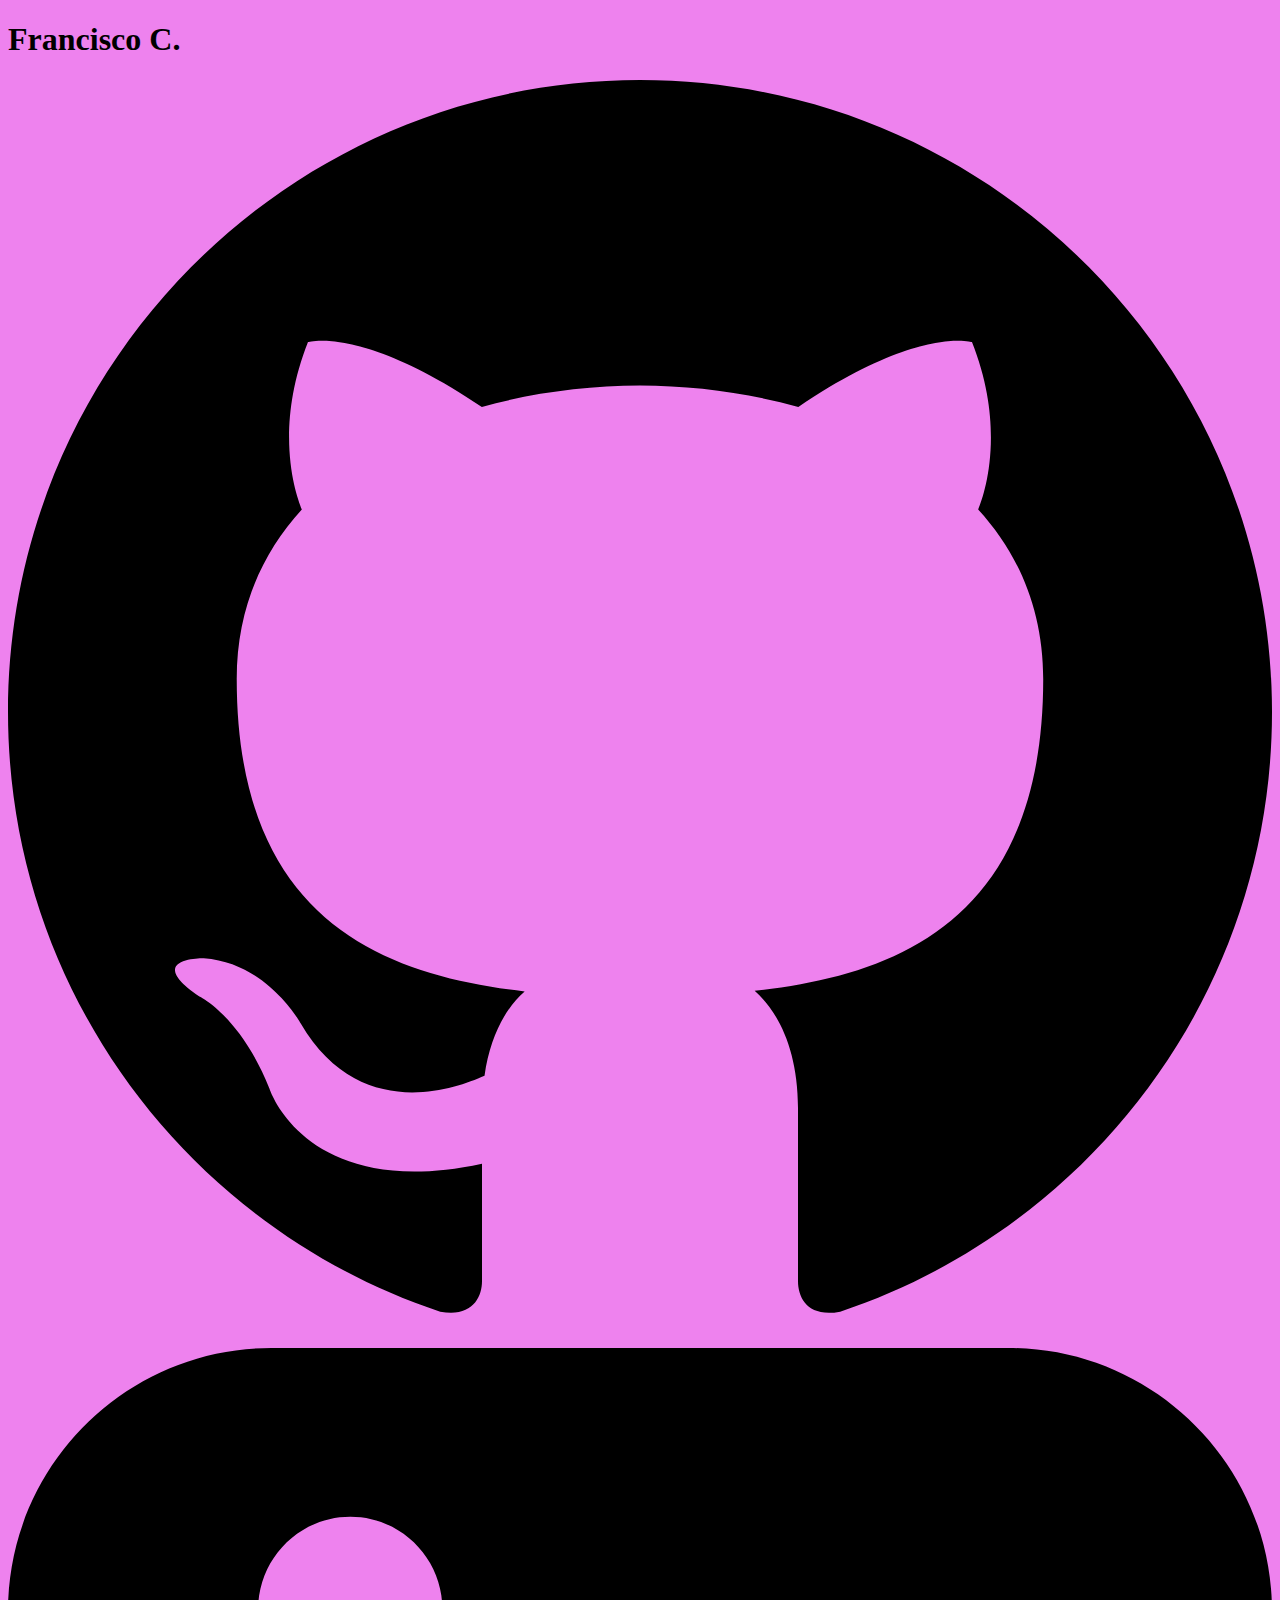
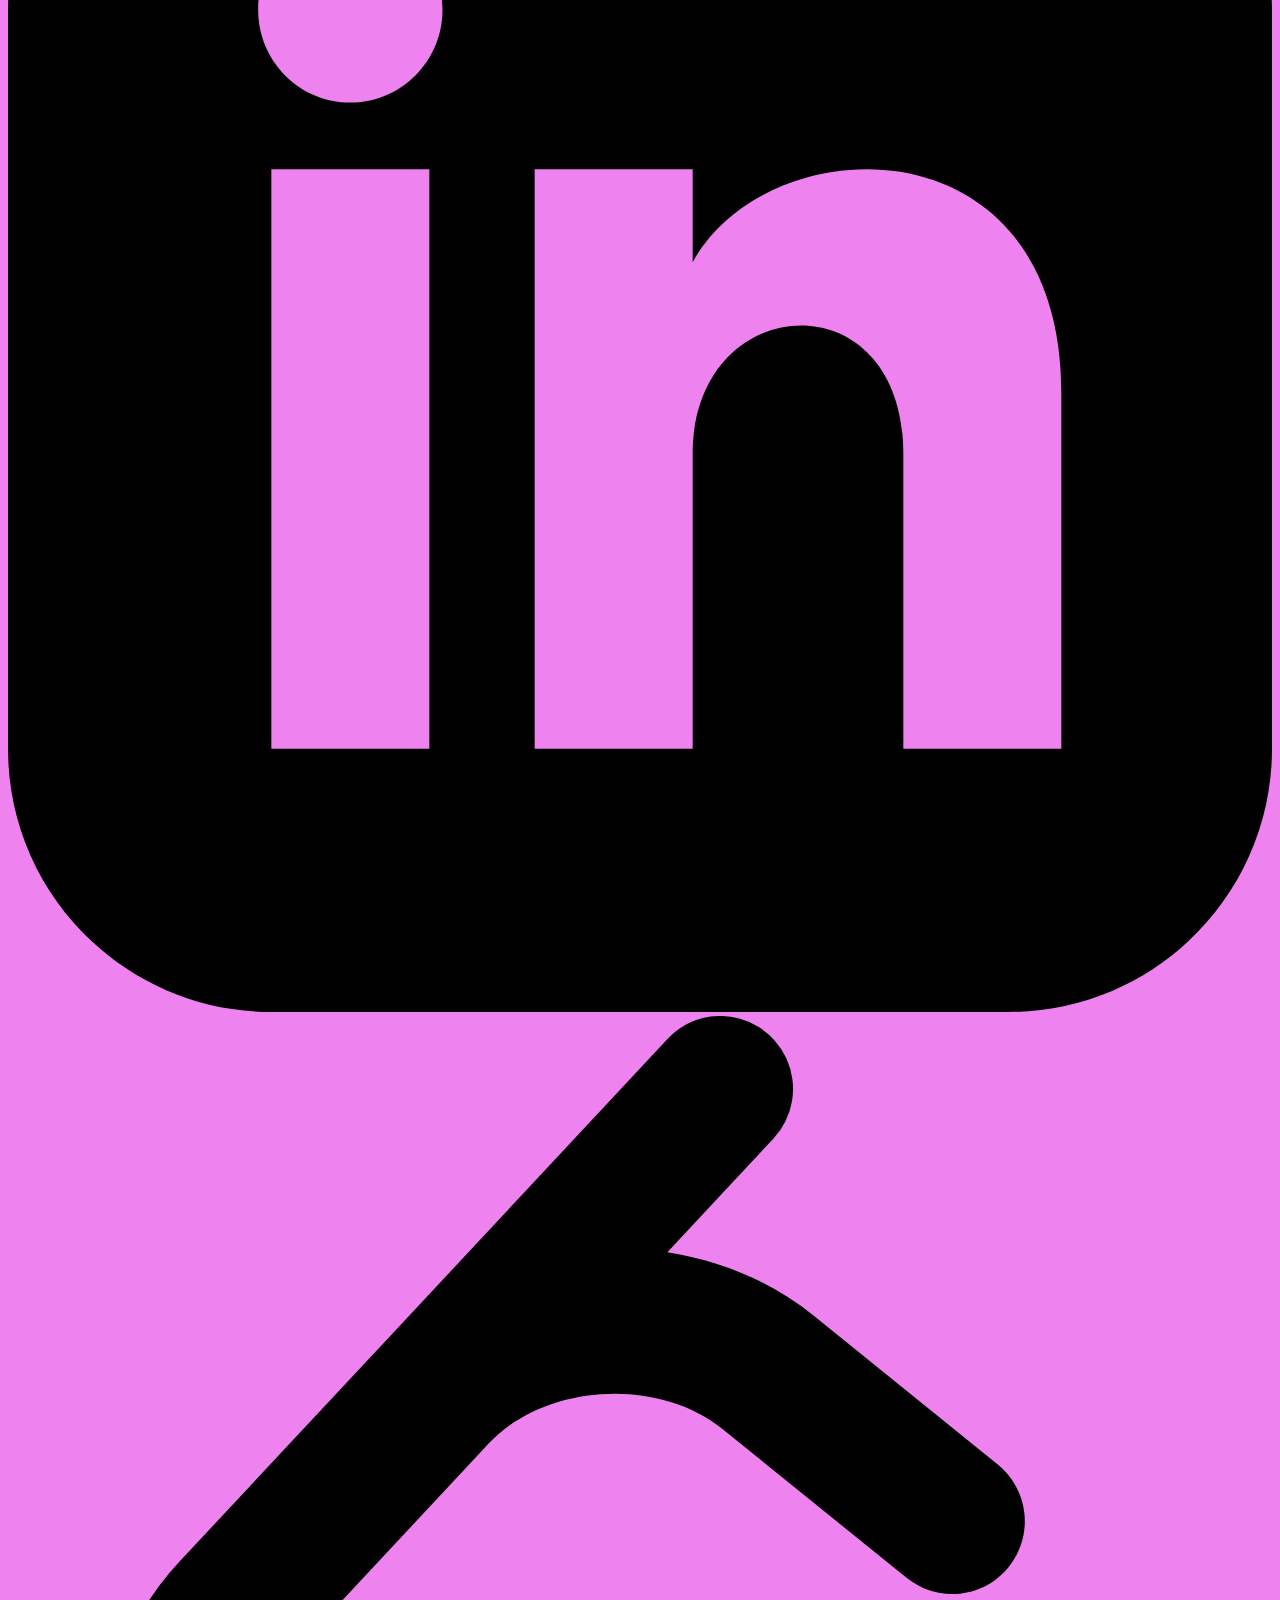
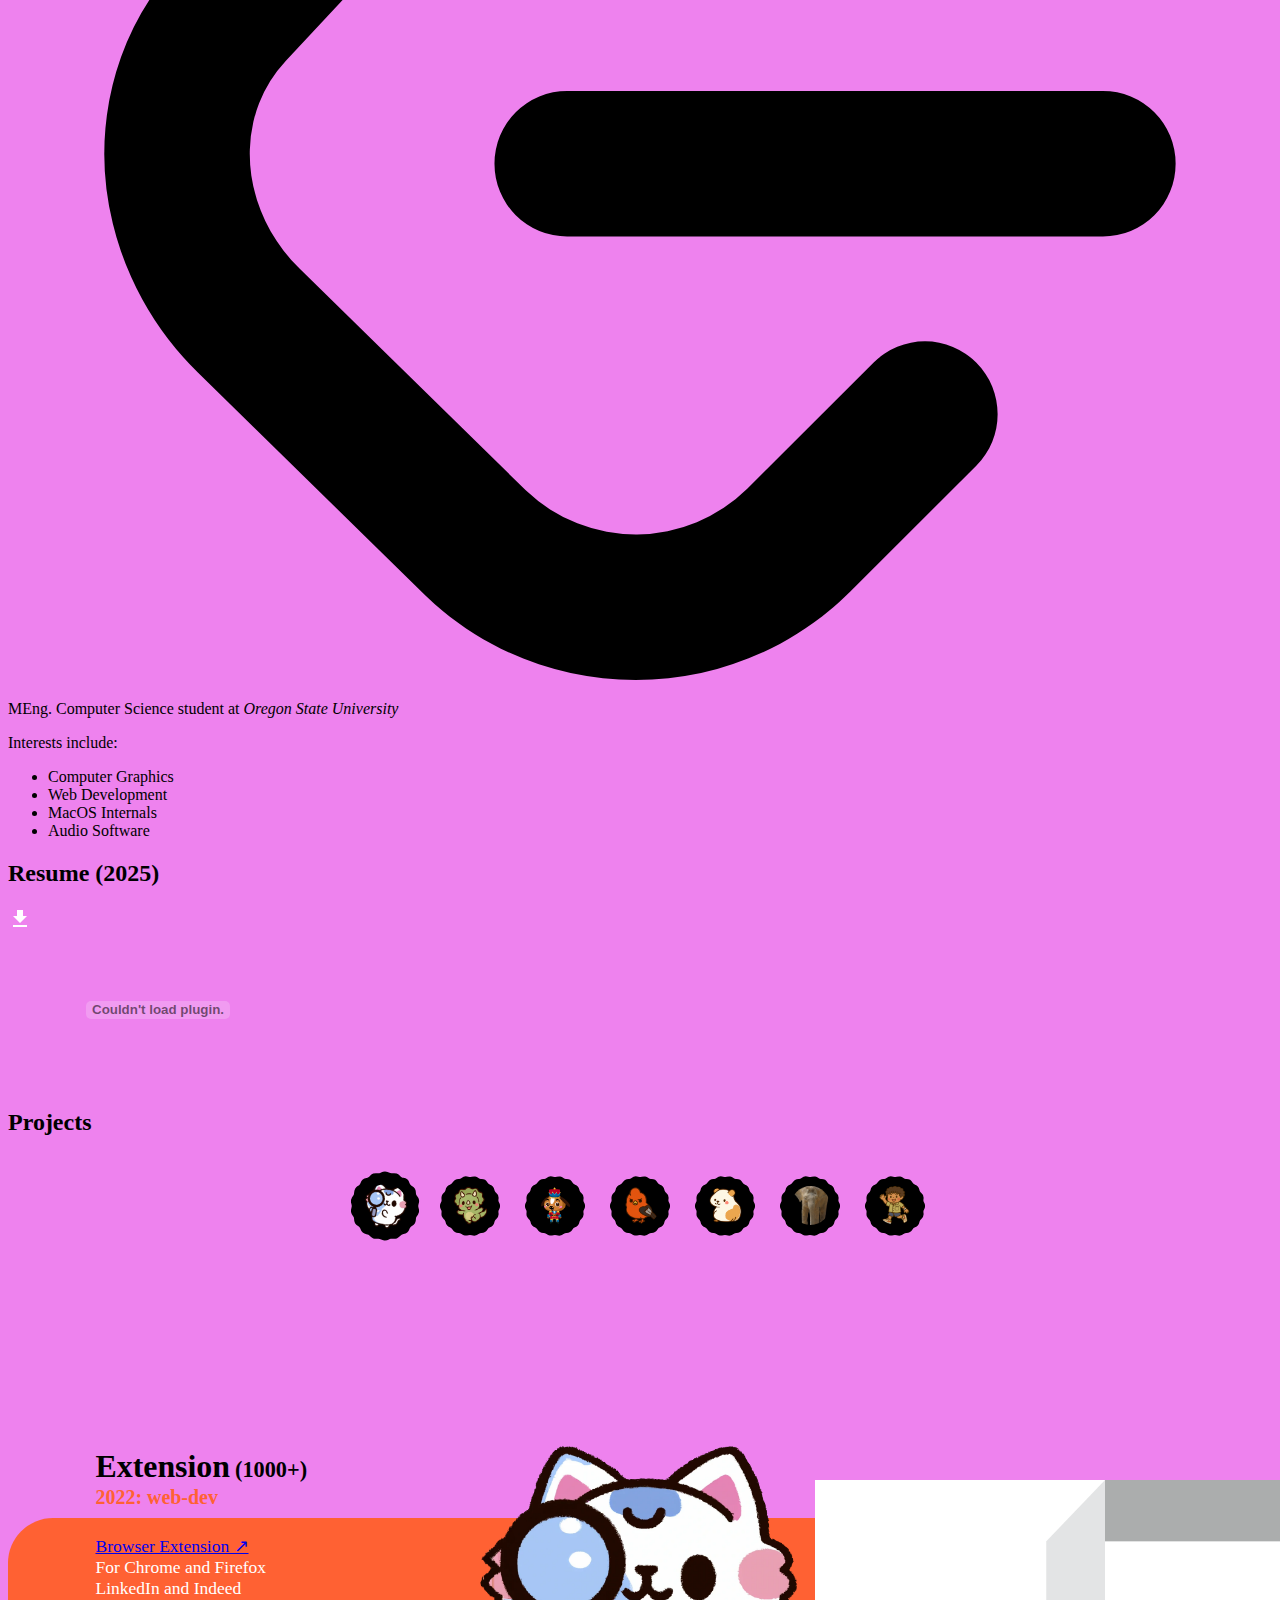
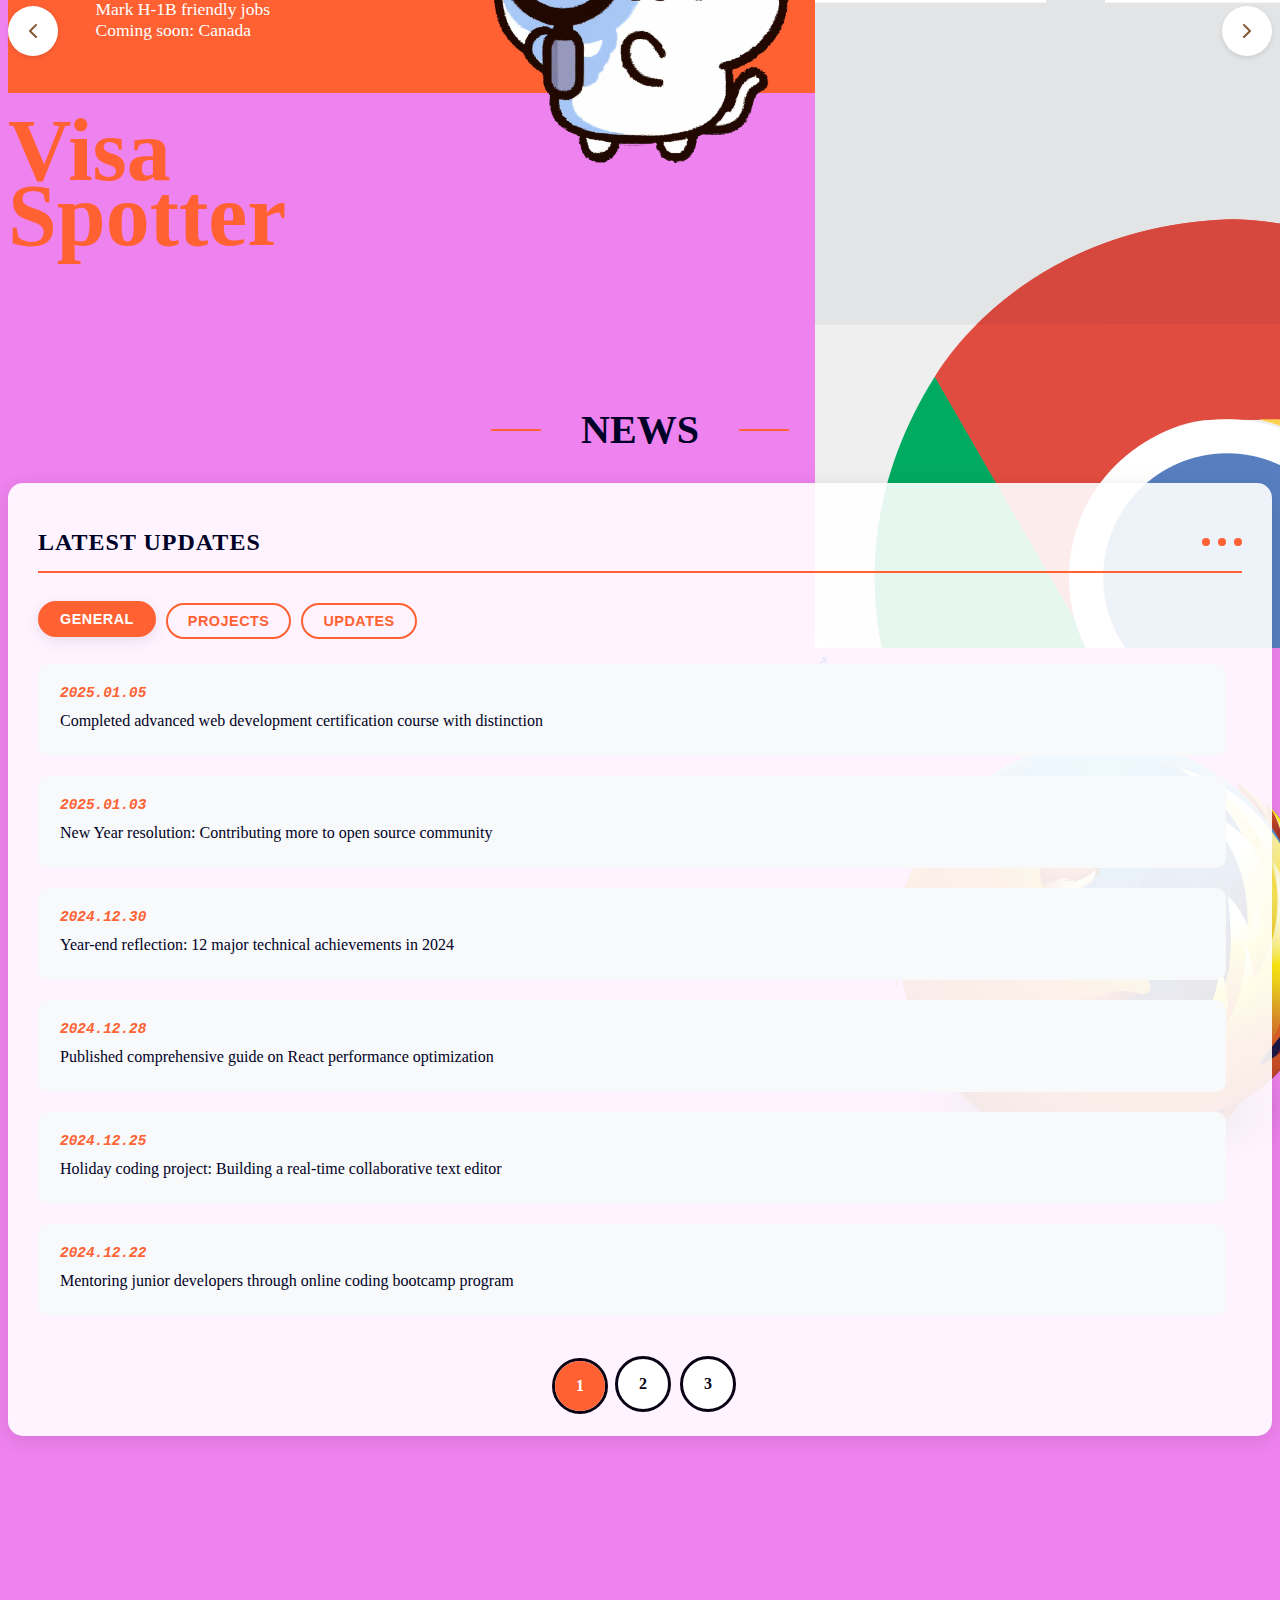
<file: index.html>
<!doctype html>
<html lang="en">
  <head>
    <meta charset="UTF-8" />
    <meta
      name="viewport"
      content="width=device-width, initial-scale=1.0, maximum-scale=1.0, user-scalable=no, viewport-fit=cover"
    />
    <link rel="icon" type="image/png" href="favicon.png"/>
    <link rel="shortcut icon" href="favicon.ico"/>
    <link rel="apple-touch-icon-precomposed" sizes="180x180" href="favicon.png"/>
    <meta name="color-scheme" content="light" />
    <meta name="description" content="Portfolio site for Francisco C." />
    <title>Francisco C.</title>
    <link rel="stylesheet" href="css/style.css" />
    <link rel="stylesheet" href="css/swiper.css" />
    <link rel="stylesheet" href="css/navbar.css" />
    <link rel="stylesheet" href="css/news.css"/>
  </head>
  <body>
    <div class="main">
      <div id="introduction">
        <h1>Francisco C.</h1>
        <div id="socials">
          <a
            href="https://github.com/grabbiel"
            target="_blank"
            class="social-icon"
            aria-label="GitHub"
          >
            <svg xmlns="http://www.w3.org/2000/svg" viewBox="0 0 24 24">
              <path
                d="M12 0c-6.626 0-12 5.373-12 12 0 5.302 3.438 9.8 8.207 11.387.599.111.793-.261.793-.577v-2.234c-3.338.726-4.033-1.416-4.033-1.416-.546-1.387-1.333-1.756-1.333-1.756-1.089-.745.083-.729.083-.729 1.205.084 1.839 1.237 1.839 1.237 1.07 1.834 2.807 1.304 3.492.997.107-.775.418-1.305.762-1.604-2.665-.305-5.467-1.334-5.467-5.931 0-1.311.469-2.381 1.236-3.221-.124-.303-.535-1.524.117-3.176 0 0 1.008-.322 3.301 1.23.957-.266 1.983-.399 3.003-.404 1.02.005 2.047.138 3.006.404 2.291-1.552 3.297-1.23 3.297-1.23.653 1.653.242 2.874.118 3.176.77.84 1.235 1.911 1.235 3.221 0 4.609-2.807 5.624-5.479 5.921.43.372.823 1.102.823 2.222v3.293c0 .319.192.694.801.576 4.765-1.589 8.199-6.086 8.199-11.386 0-6.627-5.373-12-12-12z"
              />
            </svg>
          </a>
          <a
            href="https://www.linkedin.com/in/grabbiel/"
            target="_blank"
            class="social-icon"
            aria-label="LinkedIn"
          >
            <svg xmlns="http://www.w3.org/2000/svg" viewBox="0 0 24 24">
              <path
                d="M19 0h-14c-2.761 0-5 2.239-5 5v14c0 2.761 2.239 5 5 5h14c2.762 0 5-2.239 5-5v-14c0-2.761-2.238-5-5-5zm-11 19h-3v-11h3v11zm-1.5-12.268c-.966 0-1.75-.79-1.75-1.764s.784-1.764 1.75-1.764 1.75.79 1.75 1.764-.783 1.764-1.75 1.764zm13.5 12.268h-3v-5.604c0-3.368-4-3.113-4 0v5.604h-3v-11h3v1.765c1.396-2.586 7-2.777 7 2.476v6.759z"
              />
            </svg>
          </a>
          <a
            href="https://leetcode.com/u/grabbiel/"
            target="_blank"
            class="social-icon"
            aria-label="Leetcode"
          >
            <svg viewBox="0 0 24 24" xmlns="http://www.w3.org/2000/svg">
              <path
                d="M13.483 0a1.374 1.374 0 0 0-.961.438L7.116 6.226l-3.854 4.126a5.266 5.266 0 0 0-1.209 2.104 5.35 5.35 0 0 0-.125.513 5.527 5.527 0 0 0 .062 2.362 5.83 5.83 0 0 0 .349 1.017 5.938 5.938 0 0 0 1.271 1.818l4.277 4.193.039.038c2.248 2.165 5.852 2.133 8.063-.074l2.396-2.392c.54-.54.54-1.414.003-1.955a1.378 1.378 0 0 0-1.951-.003l-2.396 2.392a3.021 3.021 0 0 1-4.205.038l-.02-.019-4.276-4.193c-.652-.64-.972-1.469-.948-2.263a2.68 2.68 0 0 1 .066-.523 2.545 2.545 0 0 1 .619-1.164L9.13 8.114c1.058-1.134 3.204-1.27 4.43-.278l3.501 2.831c.593.48 1.461.387 1.94-.207a1.384 1.384 0 0 0-.207-1.943l-3.5-2.831c-.8-.647-1.766-1.045-2.774-1.202l2.015-2.158A1.384 1.384 0 0 0 13.483 0zm-2.866 12.815a1.38 1.38 0 0 0-1.38 1.382 1.38 1.38 0 0 0 1.38 1.382H20.79a1.38 1.38 0 0 0 1.38-1.382 1.38 1.38 0 0 0-1.38-1.382z"
              />
            </svg>
          </a>
        </div>
        <p>MEng. Computer Science student at <i>Oregon State University</i></p>
        <p>Interests include:</p>
        <ul>
          <li>Computer Graphics</li>
          <li>Web Development</li>
          <li>MacOS Internals</li>
          <li>Audio Software</li>
        </ul>
      </div>
      <div id="resume">
        <div id="resume-title">
          <h2>Resume (2025)</h2>
          <div id="resume-download">
            <svg
              xmlns="http://www.w3.org/2000/svg"
              width="24"
              height="24"
              viewBox="0 0 24 24"
              fill="white"
            >
              <path d="M19 9h-4V3H9v6H5l7 7 7-7zM5 18v2h14v-2H5z" />
            </svg>
          </div>
        </div>
        <object data="cv/resume.pdf" type="application/pdf"></object>
      </div>

      <h2 id="project-title">Projects</h2>
      <nav class="character-navbar">
        <ul>
          <li class="navbar-item active" data-slide="0">
            <div class="navbar-icon">
              <svg  
                xmlns="http://www.w3.org/2000/svg" 
                width="80" 
                height="79.06" 
                viewBox="0 0 80 79.06" 
                class="navbar-frame"
              >
                <path 
                  class="frame-path" 
                  transform="translate(-1080 -4402.47)" 
                  d="M1125.73,4481.52a13.59,13.59,0,0,1-3.42-.56,6.563,6.563,0,0,0-4.62,0,10.957,10.957,0,0,1-4.63.45,11.086,11.086,0,0,1-4.3-2.04,10.073,10.073,0,0,0-1.94-1.14,10.343,10.343,0,0,0-2.28-.39,8.806,8.806,0,0,1-7.86-4.56,9.752,9.752,0,0,0-1.45-1.75,10.164,10.164,0,0,0-1.98-1.14,8.837,8.837,0,0,1-5.85-6.95,9.88,9.88,0,0,0-.77-2.17,10.091,10.091,0,0,0-1.47-1.72,11.109,11.109,0,0,1-2.76-3.86,10.96,10.96,0,0,1-.36-4.67,10.68,10.68,0,0,0,.01-2.33,9.646,9.646,0,0,0-.78-2.09,8.966,8.966,0,0,1,0-9.2,9.646,9.646,0,0,0,.78-2.09,10.68,10.68,0,0,0-.01-2.33,10.96,10.96,0,0,1,.36-4.67,11.109,11.109,0,0,1,2.76-3.86,10.091,10.091,0,0,0,1.47-1.72,10.4,10.4,0,0,0,.78-2.17,8.8,8.8,0,0,1,5.84-6.95,10.164,10.164,0,0,0,1.98-1.14,9.762,9.762,0,0,0,1.46-1.75,10.912,10.912,0,0,1,3.3-3.38,11.107,11.107,0,0,1,4.55-1.18,9.693,9.693,0,0,0,2.28-.39,10.512,10.512,0,0,0,1.94-1.13,8.8,8.8,0,0,1,8.93-1.6,6.562,6.562,0,0,0,4.62,0,10.8,10.8,0,0,1,4.63-.45,10.959,10.959,0,0,1,4.3,2.05,10.512,10.512,0,0,0,1.94,1.13,9.7,9.7,0,0,0,2.27.39,8.776,8.776,0,0,1,7.86,4.56,10.238,10.238,0,0,0,1.46,1.76,10.715,10.715,0,0,0,1.98,1.13,8.8,8.8,0,0,1,5.84,6.95,10.4,10.4,0,0,0,.78,2.17,10.091,10.091,0,0,0,1.47,1.72,8.784,8.784,0,0,1,3.12,8.54,10.591,10.591,0,0,0-.01,2.32,9.646,9.646,0,0,0,.78,2.09,8.966,8.966,0,0,1,0,9.2,9.646,9.646,0,0,0-.78,2.09,10.68,10.68,0,0,0,.01,2.33,8.777,8.777,0,0,1-3.12,8.53,9.751,9.751,0,0,0-1.47,1.73,10.086,10.086,0,0,0-.78,2.16,8.8,8.8,0,0,1-5.84,6.95,6.5,6.5,0,0,0-3.44,2.89,10.912,10.912,0,0,1-3.3,3.38,11.11,11.11,0,0,1-4.56,1.18,10.245,10.245,0,0,0-2.27.39,9.783,9.783,0,0,0-1.94,1.14,11.086,11.086,0,0,1-4.3,2.04A6.261,6.261,0,0,1,1125.73,4481.52Z"></path>
              </svg>
              <img
                src="/assets/img/projects/0main.png"
                alt="Project 1"
                class="navbar-img"
              />
            </div>
          </li>
          <li class="navbar-item" data-slide="1">
            <div class="navbar-icon">
              <svg  
                xmlns="http://www.w3.org/2000/svg" 
                width="80" 
                height="79.06" 
                viewBox="0 0 80 79.06" 
                class="navbar-frame"
              >
                <path 
                  class="frame-path" 
                  transform="translate(-1080 -4402.47)" 
                  d="M1125.73,4481.52a13.59,13.59,0,0,1-3.42-.56,6.563,6.563,0,0,0-4.62,0,10.957,10.957,0,0,1-4.63.45,11.086,11.086,0,0,1-4.3-2.04,10.073,10.073,0,0,0-1.94-1.14,10.343,10.343,0,0,0-2.28-.39,8.806,8.806,0,0,1-7.86-4.56,9.752,9.752,0,0,0-1.45-1.75,10.164,10.164,0,0,0-1.98-1.14,8.837,8.837,0,0,1-5.85-6.95,9.88,9.88,0,0,0-.77-2.17,10.091,10.091,0,0,0-1.47-1.72,11.109,11.109,0,0,1-2.76-3.86,10.96,10.96,0,0,1-.36-4.67,10.68,10.68,0,0,0,.01-2.33,9.646,9.646,0,0,0-.78-2.09,8.966,8.966,0,0,1,0-9.2,9.646,9.646,0,0,0,.78-2.09,10.68,10.68,0,0,0-.01-2.33,10.96,10.96,0,0,1,.36-4.67,11.109,11.109,0,0,1,2.76-3.86,10.091,10.091,0,0,0,1.47-1.72,10.4,10.4,0,0,0,.78-2.17,8.8,8.8,0,0,1,5.84-6.95,10.164,10.164,0,0,0,1.98-1.14,9.762,9.762,0,0,0,1.46-1.75,10.912,10.912,0,0,1,3.3-3.38,11.107,11.107,0,0,1,4.55-1.18,9.693,9.693,0,0,0,2.28-.39,10.512,10.512,0,0,0,1.94-1.13,8.8,8.8,0,0,1,8.93-1.6,6.562,6.562,0,0,0,4.62,0,10.8,10.8,0,0,1,4.63-.45,10.959,10.959,0,0,1,4.3,2.05,10.512,10.512,0,0,0,1.94,1.13,9.7,9.7,0,0,0,2.27.39,8.776,8.776,0,0,1,7.86,4.56,10.238,10.238,0,0,0,1.46,1.76,10.715,10.715,0,0,0,1.98,1.13,8.8,8.8,0,0,1,5.84,6.95,10.4,10.4,0,0,0,.78,2.17,10.091,10.091,0,0,0,1.47,1.72,8.784,8.784,0,0,1,3.12,8.54,10.591,10.591,0,0,0-.01,2.32,9.646,9.646,0,0,0,.78,2.09,8.966,8.966,0,0,1,0,9.2,9.646,9.646,0,0,0-.78,2.09,10.68,10.68,0,0,0,.01,2.33,8.777,8.777,0,0,1-3.12,8.53,9.751,9.751,0,0,0-1.47,1.73,10.086,10.086,0,0,0-.78,2.16,8.8,8.8,0,0,1-5.84,6.95,6.5,6.5,0,0,0-3.44,2.89,10.912,10.912,0,0,1-3.3,3.38,11.11,11.11,0,0,1-4.56,1.18,10.245,10.245,0,0,0-2.27.39,9.783,9.783,0,0,0-1.94,1.14,11.086,11.086,0,0,1-4.3,2.04A6.261,6.261,0,0,1,1125.73,4481.52Z"></path>
              </svg>
              <img
                src="/assets/img/projects/1main.png"
                alt="Project 2"
                class="navbar-img"
              />
            </div>
          </li>
          <li class="navbar-item" data-slide="2">
            <div class="navbar-icon">
              <svg  
                xmlns="http://www.w3.org/2000/svg" 
                width="80" 
                height="79.06" 
                viewBox="0 0 80 79.06" 
                class="navbar-frame"
              >
                <path 
                  class="frame-path" 
                  transform="translate(-1080 -4402.47)" 
                  d="M1125.73,4481.52a13.59,13.59,0,0,1-3.42-.56,6.563,6.563,0,0,0-4.62,0,10.957,10.957,0,0,1-4.63.45,11.086,11.086,0,0,1-4.3-2.04,10.073,10.073,0,0,0-1.94-1.14,10.343,10.343,0,0,0-2.28-.39,8.806,8.806,0,0,1-7.86-4.56,9.752,9.752,0,0,0-1.45-1.75,10.164,10.164,0,0,0-1.98-1.14,8.837,8.837,0,0,1-5.85-6.95,9.88,9.88,0,0,0-.77-2.17,10.091,10.091,0,0,0-1.47-1.72,11.109,11.109,0,0,1-2.76-3.86,10.96,10.96,0,0,1-.36-4.67,10.68,10.68,0,0,0,.01-2.33,9.646,9.646,0,0,0-.78-2.09,8.966,8.966,0,0,1,0-9.2,9.646,9.646,0,0,0,.78-2.09,10.68,10.68,0,0,0-.01-2.33,10.96,10.96,0,0,1,.36-4.67,11.109,11.109,0,0,1,2.76-3.86,10.091,10.091,0,0,0,1.47-1.72,10.4,10.4,0,0,0,.78-2.17,8.8,8.8,0,0,1,5.84-6.95,10.164,10.164,0,0,0,1.98-1.14,9.762,9.762,0,0,0,1.46-1.75,10.912,10.912,0,0,1,3.3-3.38,11.107,11.107,0,0,1,4.55-1.18,9.693,9.693,0,0,0,2.28-.39,10.512,10.512,0,0,0,1.94-1.13,8.8,8.8,0,0,1,8.93-1.6,6.562,6.562,0,0,0,4.62,0,10.8,10.8,0,0,1,4.63-.45,10.959,10.959,0,0,1,4.3,2.05,10.512,10.512,0,0,0,1.94,1.13,9.7,9.7,0,0,0,2.27.39,8.776,8.776,0,0,1,7.86,4.56,10.238,10.238,0,0,0,1.46,1.76,10.715,10.715,0,0,0,1.98,1.13,8.8,8.8,0,0,1,5.84,6.95,10.4,10.4,0,0,0,.78,2.17,10.091,10.091,0,0,0,1.47,1.72,8.784,8.784,0,0,1,3.12,8.54,10.591,10.591,0,0,0-.01,2.32,9.646,9.646,0,0,0,.78,2.09,8.966,8.966,0,0,1,0,9.2,9.646,9.646,0,0,0-.78,2.09,10.68,10.68,0,0,0,.01,2.33,8.777,8.777,0,0,1-3.12,8.53,9.751,9.751,0,0,0-1.47,1.73,10.086,10.086,0,0,0-.78,2.16,8.8,8.8,0,0,1-5.84,6.95,6.5,6.5,0,0,0-3.44,2.89,10.912,10.912,0,0,1-3.3,3.38,11.11,11.11,0,0,1-4.56,1.18,10.245,10.245,0,0,0-2.27.39,9.783,9.783,0,0,0-1.94,1.14,11.086,11.086,0,0,1-4.3,2.04A6.261,6.261,0,0,1,1125.73,4481.52Z"></path>
              </svg>
              <img
                src="/assets/img/projects/2main.png"
                alt="Project 3"
                class="navbar-img"
              />
            </div>
          </li>
          <li class="navbar-item" data-slide="3">
            <div class="navbar-icon">
              <svg  
                xmlns="http://www.w3.org/2000/svg" 
                width="80" 
                height="79.06" 
                viewBox="0 0 80 79.06" 
                class="navbar-frame"
              >
                <path 
                  class="frame-path" 
                  transform="translate(-1080 -4402.47)" 
                  d="M1125.73,4481.52a13.59,13.59,0,0,1-3.42-.56,6.563,6.563,0,0,0-4.62,0,10.957,10.957,0,0,1-4.63.45,11.086,11.086,0,0,1-4.3-2.04,10.073,10.073,0,0,0-1.94-1.14,10.343,10.343,0,0,0-2.28-.39,8.806,8.806,0,0,1-7.86-4.56,9.752,9.752,0,0,0-1.45-1.75,10.164,10.164,0,0,0-1.98-1.14,8.837,8.837,0,0,1-5.85-6.95,9.88,9.88,0,0,0-.77-2.17,10.091,10.091,0,0,0-1.47-1.72,11.109,11.109,0,0,1-2.76-3.86,10.96,10.96,0,0,1-.36-4.67,10.68,10.68,0,0,0,.01-2.33,9.646,9.646,0,0,0-.78-2.09,8.966,8.966,0,0,1,0-9.2,9.646,9.646,0,0,0,.78-2.09,10.68,10.68,0,0,0-.01-2.33,10.96,10.96,0,0,1,.36-4.67,11.109,11.109,0,0,1,2.76-3.86,10.091,10.091,0,0,0,1.47-1.72,10.4,10.4,0,0,0,.78-2.17,8.8,8.8,0,0,1,5.84-6.95,10.164,10.164,0,0,0,1.98-1.14,9.762,9.762,0,0,0,1.46-1.75,10.912,10.912,0,0,1,3.3-3.38,11.107,11.107,0,0,1,4.55-1.18,9.693,9.693,0,0,0,2.28-.39,10.512,10.512,0,0,0,1.94-1.13,8.8,8.8,0,0,1,8.93-1.6,6.562,6.562,0,0,0,4.62,0,10.8,10.8,0,0,1,4.63-.45,10.959,10.959,0,0,1,4.3,2.05,10.512,10.512,0,0,0,1.94,1.13,9.7,9.7,0,0,0,2.27.39,8.776,8.776,0,0,1,7.86,4.56,10.238,10.238,0,0,0,1.46,1.76,10.715,10.715,0,0,0,1.98,1.13,8.8,8.8,0,0,1,5.84,6.95,10.4,10.4,0,0,0,.78,2.17,10.091,10.091,0,0,0,1.47,1.72,8.784,8.784,0,0,1,3.12,8.54,10.591,10.591,0,0,0-.01,2.32,9.646,9.646,0,0,0,.78,2.09,8.966,8.966,0,0,1,0,9.2,9.646,9.646,0,0,0-.78,2.09,10.68,10.68,0,0,0,.01,2.33,8.777,8.777,0,0,1-3.12,8.53,9.751,9.751,0,0,0-1.47,1.73,10.086,10.086,0,0,0-.78,2.16,8.8,8.8,0,0,1-5.84,6.95,6.5,6.5,0,0,0-3.44,2.89,10.912,10.912,0,0,1-3.3,3.38,11.11,11.11,0,0,1-4.56,1.18,10.245,10.245,0,0,0-2.27.39,9.783,9.783,0,0,0-1.94,1.14,11.086,11.086,0,0,1-4.3,2.04A6.261,6.261,0,0,1,1125.73,4481.52Z"></path>
              </svg>
              <img
                src="/assets/img/projects/3main.png"
                alt="Project 4"
                class="navbar-img"
              />
            </div>
          </li>
          <li class="navbar-item" data-slide="4">
            <div class="navbar-icon">
              <svg  
                xmlns="http://www.w3.org/2000/svg" 
                width="80" 
                height="79.06" 
                viewBox="0 0 80 79.06" 
                class="navbar-frame"
              >
                <path 
                  class="frame-path" 
                  transform="translate(-1080 -4402.47)" 
                  d="M1125.73,4481.52a13.59,13.59,0,0,1-3.42-.56,6.563,6.563,0,0,0-4.62,0,10.957,10.957,0,0,1-4.63.45,11.086,11.086,0,0,1-4.3-2.04,10.073,10.073,0,0,0-1.94-1.14,10.343,10.343,0,0,0-2.28-.39,8.806,8.806,0,0,1-7.86-4.56,9.752,9.752,0,0,0-1.45-1.75,10.164,10.164,0,0,0-1.98-1.14,8.837,8.837,0,0,1-5.85-6.95,9.88,9.88,0,0,0-.77-2.17,10.091,10.091,0,0,0-1.47-1.72,11.109,11.109,0,0,1-2.76-3.86,10.96,10.96,0,0,1-.36-4.67,10.68,10.68,0,0,0,.01-2.33,9.646,9.646,0,0,0-.78-2.09,8.966,8.966,0,0,1,0-9.2,9.646,9.646,0,0,0,.78-2.09,10.68,10.68,0,0,0-.01-2.33,10.96,10.96,0,0,1,.36-4.67,11.109,11.109,0,0,1,2.76-3.86,10.091,10.091,0,0,0,1.47-1.72,10.4,10.4,0,0,0,.78-2.17,8.8,8.8,0,0,1,5.84-6.95,10.164,10.164,0,0,0,1.98-1.14,9.762,9.762,0,0,0,1.46-1.75,10.912,10.912,0,0,1,3.3-3.38,11.107,11.107,0,0,1,4.55-1.18,9.693,9.693,0,0,0,2.28-.39,10.512,10.512,0,0,0,1.94-1.13,8.8,8.8,0,0,1,8.93-1.6,6.562,6.562,0,0,0,4.62,0,10.8,10.8,0,0,1,4.63-.45,10.959,10.959,0,0,1,4.3,2.05,10.512,10.512,0,0,0,1.94,1.13,9.7,9.7,0,0,0,2.27.39,8.776,8.776,0,0,1,7.86,4.56,10.238,10.238,0,0,0,1.46,1.76,10.715,10.715,0,0,0,1.98,1.13,8.8,8.8,0,0,1,5.84,6.95,10.4,10.4,0,0,0,.78,2.17,10.091,10.091,0,0,0,1.47,1.72,8.784,8.784,0,0,1,3.12,8.54,10.591,10.591,0,0,0-.01,2.32,9.646,9.646,0,0,0,.78,2.09,8.966,8.966,0,0,1,0,9.2,9.646,9.646,0,0,0-.78,2.09,10.68,10.68,0,0,0,.01,2.33,8.777,8.777,0,0,1-3.12,8.53,9.751,9.751,0,0,0-1.47,1.73,10.086,10.086,0,0,0-.78,2.16,8.8,8.8,0,0,1-5.84,6.95,6.5,6.5,0,0,0-3.44,2.89,10.912,10.912,0,0,1-3.3,3.38,11.11,11.11,0,0,1-4.56,1.18,10.245,10.245,0,0,0-2.27.39,9.783,9.783,0,0,0-1.94,1.14,11.086,11.086,0,0,1-4.3,2.04A6.261,6.261,0,0,1,1125.73,4481.52Z"></path>
              </svg>
              <img
                src="/assets/img/projects/4main.png"
                alt="Project 5"
                class="navbar-img"
              />
            </div>
          </li>
          <li class="navbar-item" data-slide="5">
            <div class="navbar-icon">
              <svg  
                xmlns="http://www.w3.org/2000/svg" 
                width="80" 
                height="79.06" 
                viewBox="0 0 80 79.06" 
                class="navbar-frame"
              >
                <path 
                  class="frame-path" 
                  transform="translate(-1080 -4402.47)" 
                  d="M1125.73,4481.52a13.59,13.59,0,0,1-3.42-.56,6.563,6.563,0,0,0-4.62,0,10.957,10.957,0,0,1-4.63.45,11.086,11.086,0,0,1-4.3-2.04,10.073,10.073,0,0,0-1.94-1.14,10.343,10.343,0,0,0-2.28-.39,8.806,8.806,0,0,1-7.86-4.56,9.752,9.752,0,0,0-1.45-1.75,10.164,10.164,0,0,0-1.98-1.14,8.837,8.837,0,0,1-5.85-6.95,9.88,9.88,0,0,0-.77-2.17,10.091,10.091,0,0,0-1.47-1.72,11.109,11.109,0,0,1-2.76-3.86,10.96,10.96,0,0,1-.36-4.67,10.68,10.68,0,0,0,.01-2.33,9.646,9.646,0,0,0-.78-2.09,8.966,8.966,0,0,1,0-9.2,9.646,9.646,0,0,0,.78-2.09,10.68,10.68,0,0,0-.01-2.33,10.96,10.96,0,0,1,.36-4.67,11.109,11.109,0,0,1,2.76-3.86,10.091,10.091,0,0,0,1.47-1.72,10.4,10.4,0,0,0,.78-2.17,8.8,8.8,0,0,1,5.84-6.95,10.164,10.164,0,0,0,1.98-1.14,9.762,9.762,0,0,0,1.46-1.75,10.912,10.912,0,0,1,3.3-3.38,11.107,11.107,0,0,1,4.55-1.18,9.693,9.693,0,0,0,2.28-.39,10.512,10.512,0,0,0,1.94-1.13,8.8,8.8,0,0,1,8.93-1.6,6.562,6.562,0,0,0,4.62,0,10.8,10.8,0,0,1,4.63-.45,10.959,10.959,0,0,1,4.3,2.05,10.512,10.512,0,0,0,1.94,1.13,9.7,9.7,0,0,0,2.27.39,8.776,8.776,0,0,1,7.86,4.56,10.238,10.238,0,0,0,1.46,1.76,10.715,10.715,0,0,0,1.98,1.13,8.8,8.8,0,0,1,5.84,6.95,10.4,10.4,0,0,0,.78,2.17,10.091,10.091,0,0,0,1.47,1.72,8.784,8.784,0,0,1,3.12,8.54,10.591,10.591,0,0,0-.01,2.32,9.646,9.646,0,0,0,.78,2.09,8.966,8.966,0,0,1,0,9.2,9.646,9.646,0,0,0-.78,2.09,10.68,10.68,0,0,0,.01,2.33,8.777,8.777,0,0,1-3.12,8.53,9.751,9.751,0,0,0-1.47,1.73,10.086,10.086,0,0,0-.78,2.16,8.8,8.8,0,0,1-5.84,6.95,6.5,6.5,0,0,0-3.44,2.89,10.912,10.912,0,0,1-3.3,3.38,11.11,11.11,0,0,1-4.56,1.18,10.245,10.245,0,0,0-2.27.39,9.783,9.783,0,0,0-1.94,1.14,11.086,11.086,0,0,1-4.3,2.04A6.261,6.261,0,0,1,1125.73,4481.52Z"></path>
              </svg>
              <img
                src="/assets/img/projects/5main.png"
                alt="Project 6"
                class="navbar-img"
              />
            </div>
          </li>
          <li class="navbar-item" data-slide="6">
            <div class="navbar-icon">
              <svg  
                xmlns="http://www.w3.org/2000/svg" 
                width="80" 
                height="79.06" 
                viewBox="0 0 80 79.06" 
                class="navbar-frame"
              >
                <path 
                  class="frame-path" 
                  transform="translate(-1080 -4402.47)" 
                  d="M1125.73,4481.52a13.59,13.59,0,0,1-3.42-.56,6.563,6.563,0,0,0-4.62,0,10.957,10.957,0,0,1-4.63.45,11.086,11.086,0,0,1-4.3-2.04,10.073,10.073,0,0,0-1.94-1.14,10.343,10.343,0,0,0-2.28-.39,8.806,8.806,0,0,1-7.86-4.56,9.752,9.752,0,0,0-1.45-1.75,10.164,10.164,0,0,0-1.98-1.14,8.837,8.837,0,0,1-5.85-6.95,9.88,9.88,0,0,0-.77-2.17,10.091,10.091,0,0,0-1.47-1.72,11.109,11.109,0,0,1-2.76-3.86,10.96,10.96,0,0,1-.36-4.67,10.68,10.68,0,0,0,.01-2.33,9.646,9.646,0,0,0-.78-2.09,8.966,8.966,0,0,1,0-9.2,9.646,9.646,0,0,0,.78-2.09,10.68,10.68,0,0,0-.01-2.33,10.96,10.96,0,0,1,.36-4.67,11.109,11.109,0,0,1,2.76-3.86,10.091,10.091,0,0,0,1.47-1.72,10.4,10.4,0,0,0,.78-2.17,8.8,8.8,0,0,1,5.84-6.95,10.164,10.164,0,0,0,1.98-1.14,9.762,9.762,0,0,0,1.46-1.75,10.912,10.912,0,0,1,3.3-3.38,11.107,11.107,0,0,1,4.55-1.18,9.693,9.693,0,0,0,2.28-.39,10.512,10.512,0,0,0,1.94-1.13,8.8,8.8,0,0,1,8.93-1.6,6.562,6.562,0,0,0,4.62,0,10.8,10.8,0,0,1,4.63-.45,10.959,10.959,0,0,1,4.3,2.05,10.512,10.512,0,0,0,1.94,1.13,9.7,9.7,0,0,0,2.27.39,8.776,8.776,0,0,1,7.86,4.56,10.238,10.238,0,0,0,1.46,1.76,10.715,10.715,0,0,0,1.98,1.13,8.8,8.8,0,0,1,5.84,6.95,10.4,10.4,0,0,0,.78,2.17,10.091,10.091,0,0,0,1.47,1.72,8.784,8.784,0,0,1,3.12,8.54,10.591,10.591,0,0,0-.01,2.32,9.646,9.646,0,0,0,.78,2.09,8.966,8.966,0,0,1,0,9.2,9.646,9.646,0,0,0-.78,2.09,10.68,10.68,0,0,0,.01,2.33,8.777,8.777,0,0,1-3.12,8.53,9.751,9.751,0,0,0-1.47,1.73,10.086,10.086,0,0,0-.78,2.16,8.8,8.8,0,0,1-5.84,6.95,6.5,6.5,0,0,0-3.44,2.89,10.912,10.912,0,0,1-3.3,3.38,11.11,11.11,0,0,1-4.56,1.18,10.245,10.245,0,0,0-2.27.39,9.783,9.783,0,0,0-1.94,1.14,11.086,11.086,0,0,1-4.3,2.04A6.261,6.261,0,0,1,1125.73,4481.52Z"></path>
              </svg>
              <img
                src="/assets/img/projects/6main.png"
                alt="Project 7"
                class="navbar-img"
              />
            </div>
          </li>
        </ul>
      </nav>

      <div class="character-slide">
        <div class="character-wrapper character-0 active">
          <p class="character-name">Extension<small>(1000+)</small></p>
          <p class="character-cv"><span>2022:</span>web-dev</p>

          <div class="main-profile-bg"></div>

          <p class="character-img">
            <img src="/assets/img/projects/0main.png" alt="鹿乃子のこ" />
          </p>

          <div class="character-faces">
            <a
              href="https://chromewebstore.google.com/detail/h1b-sponsor-checker/mcnljenmincmifienefinhkgkbiicccp"
              target="_blank"
            >
              <div class="face-container">
                <img src="/assets/img/projects/0org1.png" alt="Google Chrome" />
                <div class="overlay">↗</div>
              </div>
            </a>
            <a
              href="https://addons.mozilla.org/en-US/firefox/addon/h1b-sponsor-checker/"
              target="_blank"
            >
              <div class="face-container">
                <img
                  src="/assets/img/projects/0org2.png"
                  alt="Mozilla Firefox"
                />
                <div class="overlay">↗</div>
              </div>
            </a>
          </div>

          <p class="character-description">
            <a href="https://sponsorchecker.com" target="_blank"
              >Browser Extension ↗</a
            ><br />
            For Chrome and Firefox<br class="pc" />
            LinkedIn and Indeed<br class="pc" />
            Mark H-1B friendly jobs<br class="pc" />
            Coming soon: Canada
          </p>

          <p class="character-en-name">
            Visa<br />
            Spotter
          </p>

          <div class="navigation">
            <div class="nav-button prev-button">
              <svg
                xmlns="http://www.w3.org/2000/svg"
                width="24"
                height="24"
                viewBox="0 0 24 24"
                fill="none"
                stroke="#855b34"
                stroke-width="2"
                stroke-linecap="round"
                stroke-linejoin="round"
              >
                <path d="M15 18l-6-6 6-6" />
              </svg>
            </div>
            <div class="nav-button next-button">
              <svg
                xmlns="http://www.w3.org/2000/svg"
                width="24"
                height="24"
                viewBox="0 0 24 24"
                fill="none"
                stroke="#855b34"
                stroke-width="2"
                stroke-linecap="round"
                stroke-linejoin="round"
              >
                <path d="M9 18l6-6-6-6" />
              </svg>
            </div>
          </div>
        </div>
        <!-- WinRAR Clone - Digon File -->
        <div class="character-wrapper character-1">
          <p class="character-name">Volunteer<small>(>2yrs)</small></p>
          <p class="character-cv"><span>2023-2025</span></p>
          <div class="main-profile-bg"></div>
          <p class="character-img">
            <img
              src="/assets/img/projects/1main.png"
              alt="Digon File Archive Tool"
            />
          </p>
          <div class="character-faces">
            <a href="https://tina.trade/" target="_blank">
              <div class="face-container">
                <img src="/assets/img/projects/1org1.png" alt="ESCAP" />
                <div class="overlay">↗</div>
              </div>
            </a>
            <a href="https://www.transmonee.org/" target="_blank">
              <div class="face-container">
                <img src="/assets/img/projects/1org2.png" alt="UNICEF" />
                <div class="overlay">↗</div>
              </div>
            </a>
          </div>
          <p class="character-description">
            <a href="#news" onclick="window.newsSystem.loadCustomNews('volunteer', 'Volunteer Work'); return false;" target="_blank">See projects ↗</a><br />
            Revamped 3 sites<br class="pc" />
            Used PHP, JS and React<br class="pc" />
            Front end<br class="pc" />
            AWS integration
          </p>
          <p class="character-en-name">
            Volunteer<br />
            Work
          </p>
          <div class="navigation">
            <div class="nav-button prev-button">
              <svg
                xmlns="http://www.w3.org/2000/svg"
                width="24"
                height="24"
                viewBox="0 0 24 24"
                fill="none"
                stroke="#855b34"
                stroke-width="2"
                stroke-linecap="round"
                stroke-linejoin="round"
              >
                <path d="M15 18l-6-6 6-6" />
              </svg>
            </div>
            <div class="nav-button next-button">
              <svg
                xmlns="http://www.w3.org/2000/svg"
                width="24"
                height="24"
                viewBox="0 0 24 24"
                fill="none"
                stroke="#855b34"
                stroke-width="2"
                stroke-linecap="round"
                stroke-linejoin="round"
              >
                <path d="M9 18l6-6-6-6" />
              </svg>
            </div>
          </div>
        </div>

        <div class="character-wrapper character-2">
          <p class="character-name">Game<small>(beta)</small></p>
          <p class="character-cv"><span>2024:</span>c++</p>
          <div class="main-profile-bg"></div>
          <p class="character-img">
            <img
              src="/assets/img/projects/2main.png"
              alt="Hey Jerico Media Player"
            />
          </p>
          <div class="character-faces">
            <a href="https://github.com/grabbiel/snake" target="_blank">
              <div class="face-container">
                <img src="/assets/img/projects/github.png" alt="Github" />
                <div class="overlay">↗</div>
              </div>
            </a>
            <a href="https://github.com/grabbiel/snake" target="_blank">
              <div class="face-container">
                <img src="/assets/img/projects/chrome.png" alt="Chrome" />
                <div class="overlay">↗</div>
              </div>
            </a>
          </div>
          <p class="character-description">
            <a href="https://github.com/grabbiel/snake" target="_blank">Play game ↗</a><br />
            Cross-platform<br class="pc" />
            Uses 3D mesh<br class="pc" />
            Leverages WebGL<br class="pc" />
            Soon: multiplayer
          </p>
          <p class="character-en-name">
            Snake<br />
            Game
          </p>
          <div class="navigation">
            <div class="nav-button prev-button">
              <svg
                xmlns="http://www.w3.org/2000/svg"
                width="24"
                height="24"
                viewBox="0 0 24 24"
                fill="none"
                stroke="#855b34"
                stroke-width="2"
                stroke-linecap="round"
                stroke-linejoin="round"
              >
                <path d="M15 18l-6-6 6-6" />
              </svg>
            </div>
            <div class="nav-button next-button">
              <svg
                xmlns="http://www.w3.org/2000/svg"
                width="24"
                height="24"
                viewBox="0 0 24 24"
                fill="none"
                stroke="#855b34"
                stroke-width="2"
                stroke-linecap="round"
                stroke-linejoin="round"
              >
                <path d="M9 18l6-6-6-6" />
              </svg>
            </div>
          </div>
        </div>

        <!-- EPUB E-Reader - Farrot Reader -->
        <div class="character-wrapper character-3">
          <p class="character-name">E-Reader<small>(dev)</small></p>
          <p class="character-cv"><span>2025:</span>flutter</p>
          <div class="main-profile-bg"></div>
          <p class="character-img">
            <img
              src="/assets/img/projects/3main.png"
              alt="Farrot Reader E-book App"
            />
          </p>
          <div class="character-faces">
            <a href="https://github.com/grabbiel/farrot" target="_blank">
              <div class="face-container">
                <img src="/assets/img/projects/github.png" alt="App Store" />
                <div class="overlay">↗</div>
              </div>
            </a>
            <a href="https://github.com/grabbiel/farrot" target="_blank">
              <div class="face-container">
                <img src="/assets/img/projects/chrome.png" alt="Google Play" />
                <div class="overlay">↗</div>
              </div>
            </a>
          </div>
          <p class="character-description">
            <a href="https://github.com/grabbiel/farrot" target="_blank">E-Book Reader ↗</a><br />
            iOS & Android<br class="pc" />
            Vertical reading<br class="pc" />
            EPUB support<br class="pc" />
            Night mode
          </p>
          <p class="character-en-name">
            Farrot<br />
            Reader
          </p>
          <div class="navigation">
            <div class="nav-button prev-button">
              <svg
                xmlns="http://www.w3.org/2000/svg"
                width="24"
                height="24"
                viewBox="0 0 24 24"
                fill="none"
                stroke="#855b34"
                stroke-width="2"
                stroke-linecap="round"
                stroke-linejoin="round"
              >
                <path d="M15 18l-6-6 6-6" />
              </svg>
            </div>
            <div class="nav-button next-button">
              <svg
                xmlns="http://www.w3.org/2000/svg"
                width="24"
                height="24"
                viewBox="0 0 24 24"
                fill="none"
                stroke="#855b34"
                stroke-width="2"
                stroke-linecap="round"
                stroke-linejoin="round"
              >
                <path d="M9 18l6-6-6-6" />
              </svg>
            </div>
          </div>
        </div>

        <!-- HTML Mobile Rendering Engine - Cuy Engine -->
        <div class="character-wrapper character-4">
          <p class="character-name">Render Engine<small>(dev)</small></p>
          <p class="character-cv"><span>2026:</span>c++</p>
          <div class="main-profile-bg"></div>
          <p class="character-img">
            <img
              src="/assets/img/projects/4main.png"
              alt="Ikkoku Engine HTML Renderer"
            />
          </p>
          <div class="character-faces">
            <a href="https://github.com/grabbiel/cuy" target="_blank">
              <div class="face-container">
                <img src="/assets/img/projects/github.png" alt="GitHub" />
                <div class="overlay">↗</div>
              </div>
            </a>
            <a href="https://github.com/grabbiel/cuy" target="_blank">
              <div class="face-container">
                <img src="/assets/img/projects/chrome.png" alt="Documentation" />
                <div class="overlay">↗</div>
              </div>
            </a>
          </div>
          <p class="character-description">
            <a href="https://github.com/grabbiel/cuy" target="_blank">HTML Engine ↗</a><br />
            Mobile-first<br class="pc" />
            WebKit alternative<br class="pc" />
            CSS3 & HTML5<br class="pc" />
            Open source
          </p>
          <p class="character-en-name">
            Cuy<br />
            Engine
          </p>
          <div class="navigation">
            <div class="nav-button prev-button">
              <svg
                xmlns="http://www.w3.org/2000/svg"
                width="24"
                height="24"
                viewBox="0 0 24 24"
                fill="none"
                stroke="#855b34"
                stroke-width="2"
                stroke-linecap="round"
                stroke-linejoin="round"
              >
                <path d="M15 18l-6-6 6-6" />
              </svg>
            </div>
            <div class="nav-button next-button">
              <svg
                xmlns="http://www.w3.org/2000/svg"
                width="24"
                height="24"
                viewBox="0 0 24 24"
                fill="none"
                stroke="#855b34"
                stroke-width="2"
                stroke-linecap="round"
                stroke-linejoin="round"
              >
                <path d="M9 18l6-6-6-6" />
              </svg>
            </div>
          </div>
        </div>

        <!-- FORTRAN Compiler - fctt Compiler -->
        <div class="character-wrapper character-5">
          <p class="character-name">Compiler<small>(dev)</small></p>
          <p class="character-cv"><span>2025:</span>rust</p>
          <div class="main-profile-bg"></div>
          <p class="character-img">
            <img
              src="/assets/img/projects/5main.png"
              alt="fctt FORTRAN Compiler"
            />
          </p>
          <div class="character-faces">
            <a href="https://github.com/grabbiel/fctt" target="_blank">
              <div class="face-container">
                <img src="/assets/img/projects/github.png" alt="GitHub" />
                <div class="overlay">↗</div>
              </div>
            </a>
            <a href="https://github.com/grabbiel/fctt" target="_blank">
              <div class="face-container">
                <img src="/assets/img/projects/chrome.png" alt="Crates.io" />
                <div class="overlay">↗</div>
              </div>
            </a>
          </div>
          <p class="character-description">
            <a href="https://github.com/grabbiel/fctt" target="_blank">FORTRAN Compiler ↗</a><br />
            Modern toolchain<br class="pc" />
            FORTRAN 90/95<br class="pc" />
            Cross-platform<br class="pc" />
            Fast compilation
          </p>
          <p class="character-en-name">
            fctt<br />
            Compiler
          </p>
          <div class="navigation">
            <div class="nav-button prev-button">
              <svg
                xmlns="http://www.w3.org/2000/svg"
                width="24"
                height="24"
                viewBox="0 0 24 24"
                fill="none"
                stroke="#855b34"
                stroke-width="2"
                stroke-linecap="round"
                stroke-linejoin="round"
              >
                <path d="M15 18l-6-6 6-6" />
              </svg>
            </div>
            <div class="nav-button next-button">
              <svg
                xmlns="http://www.w3.org/2000/svg"
                width="24"
                height="24"
                viewBox="0 0 24 24"
                fill="none"
                stroke="#855b34"
                stroke-width="2"
                stroke-linecap="round"
                stroke-linejoin="round"
              >
                <path d="M9 18l6-6-6-6" />
              </svg>
            </div>
          </div>
        </div>

        <!-- Sims Clone for Apple Silicon - Jiyud Life -->
        <div class="character-wrapper character-6">
          <p class="character-name">Life Simulation<small>(dev)</small></p>
          <p class="character-cv"><span>2025:</span>unity</p>
          <div class="main-profile-bg"></div>
          <p class="character-img">
            <img
              src="/assets/img/projects/6main.png"
              alt="Jiyud Life Simulation Game"
            />
          </p>
          <div class="character-faces">
            <a href="https://github.com/grabbiel/jiyud" target="_blank">
              <div class="face-container">
                <img src="/assets/img/projects/github.png" alt="Mac App Store" />
                <div class="overlay">↗</div>
              </div>
            </a>
            <a href="https://github.com/grabbiel/jiyud" target="_blank">
              <div class="face-container">
                <img src="/assets/img/projects/chrome.png" alt="Steam" />
                <div class="overlay">↗</div>
              </div>
            </a>
          </div>
          <p class="character-description">
            <a href="https://github.com/grabbiel/jiyud" target="_blank">Life Sim Game ↗</a><br />
            Apple Silicon native<br class="pc" />
            3D graphics<br class="pc" />
            Character creation<br class="pc" />
            House building
          </p>
          <p class="character-en-name">
            Jiyud<br />
            Life
          </p>
          <div class="navigation">
            <div class="nav-button prev-button">
              <svg
                xmlns="http://www.w3.org/2000/svg"
                width="24"
                height="24"
                viewBox="0 0 24 24"
                fill="none"
                stroke="#855b34"
                stroke-width="2"
                stroke-linecap="round"
                stroke-linejoin="round"
              >
                <path d="M15 18l-6-6 6-6" />
              </svg>
            </div>
            <div class="nav-button next-button">
              <svg
                xmlns="http://www.w3.org/2000/svg"
                width="24"
                height="24"
                viewBox="0 0 24 24"
                fill="none"
                stroke="#855b34"
                stroke-width="2"
                stroke-linecap="round"
                stroke-linejoin="round"
              >
                <path d="M9 18l6-6-6-6" />
              </svg>
            </div>
          </div>
        </div>
      </div>
    
      <section id="news" class="newsArea">
        <div class="newsIn">
          <h2 class="news_h2">
            <span>NEWS</span>
          </h2>
          <div class="newsFrame">
            <div class="newsFrameIn">
              <p class="newsFrame_title">
                <span class="newsFrame_title__txt">
                  LATEST UPDATES
                </span>
                <span class="newsFrame_title__dots">
                  <i></i><i></i><i></i>
                </span>
              </p>
              
              <!-- News Category Tabs -->
              <div class="news-tabs">
                <button class="news-tab active" data-category="general">General</button>
                <button class="news-tab" data-category="projects">Projects</button>
                <button class="news-tab" data-category="updates">Updates</button>
              </div>
              
              <div class="newsFrame_main">
                <ul class="newsLists" id="js-newsLists">
                </ul>
                <div id="js-pageNavs" class="pagenavs">
                  <ul id="js-pageNav-num" class="pagenav-num">
                    <li><a href="#" class="page current" data-page="1"><span>1</span></a></li>
                    <li><a class="page" href="#" data-page="2"><span>2</span></a></li>
                    <li><a class="page" href="#" data-page="3"><span>3</span></a></li>
                  </ul>
                </div>
              </div>
            </div>
          </div>
        </div>
      </section>
    </div>
    <div style="height: 30vh; width: 100%"></div>
    <div id="modal" class="modal"></div>
    <script src="js/swiper.js"></script>
    <script src="js/main.js"></script>
    <script src="js/news.js"></script>
  </body>
</html>
</file>
<file: css/style.css>
body {
  background-color: violet;
}
</file>
<file: css/navbar.css>
/* Add this to your CSS file */

.character-navbar {
  position: relative;
  width: var(--main-width);
  margin: 0 auto;
  padding: 20px 0;
  z-index: 60;
}

.character-navbar ul {
  display: flex;
  justify-content: center;
  list-style-type: none;
  padding: 0;
  margin: 0;
  gap: 25px;
}

.navbar-item {
  position: relative;
  cursor: pointer;
  transition:
    transform 0.3s ease,
    rotate 0.3s ease;
}

.navbar-item:hover {
  transform: scale(1.1) rotate(10deg);
}

.navbar-item.active {
  transform: scale(1.15) rotate(10deg);
}

.navbar-item.clicked {
  transform: scale(1.1) rotate(10deg);
}

.navbar-item.clicked:hover {
  transform: scale(1.1) rotate(10deg);
}

.navbar-item.active.clicked {
  transform: scale(1.15) rotate(10deg);
}

.navbar-icon {
  position: relative;
  width: 60px;
  height: 60px;
  display: flex;
  justify-content: center;
  align-items: center;
}

.navbar-frame {
  position: absolute;
  top: 0;
  left: 0;
  width: 100%;
  height: 100%;
  z-index: 1;
}

.navbar-img {
  position: relative;
  width: 65%;
  height: 65%;
  object-fit: cover;
  border-radius: 50%;
  z-index: 2;
}

/* Responsive adjustments */
@media screen and (max-width: 768px) {
  .navbar-icon {
    width: 50px;
    height: 50px;
  }

  .character-navbar ul {
    gap: 15px;
  }
}
</file>
<file: css/news.css>
/* CSS Variables for consistency */
:root {
  --news-primary-color: #c6a7c8;
  --news-primary-color-dark: color-mix(in srgb, var(--news-primary-color) 80%, black 20%);
  --news-text-color: #000126;
  --news-bg-color: rgba(255, 255, 255, 0.9);
  --news-hover-color: #81637c;
  --news-border-radius: 15px;
  --news-shadow: 0 4px 20px rgba(0, 0, 0, 0.1);
}

.main:has(.character-0.active) {
  --news-primary-color: var(--color-character0);
}

.main:has(.character-1.active) {
  --news-primary-color: var(--color-character1);
}

.main:has(.character-2.active) {
  --news-primary-color: var(--color-character2);
}

.main:has(.character-3.active) {
  --news-primary-color: var(--color-character3);
}

.main:has(.character-4.active) {
  --news-primary-color: var(--color-character4);
}

.main:has(.character-5.active) {
  --news-primary-color: var(--color-character5);
}

.main:has(.character-6.active) {
  --news-primary-color: var(--color-character6);
}

/* Main News Section */
.newsArea {
  width: 100%;
  margin: 50px 0;
  position: relative;
  z-index: 10;
}

.newsIn {
  width: 100%;
  margin: 0 auto;
}

.news_h2 {
  text-align: center;
  font-size: 2.5rem;
  margin-bottom: 30px;
  color: var(--news-text-color);
  font-weight: 700;
}

.newsArea:has(.news-tab.active) .news_h2 {
  display: block;
}
.newsArea:not(:has(.news-tab.active)) .news_h2 {
  display: none !important; /* Explicitly hide when no active tab */
}

.news_h2 span {
  position: relative;
  display: inline-block;
  padding: 0 20px;
}

.news_h2 span::before,
.news_h2 span::after {
  content: '';
  position: absolute;
  top: 50%;
  width: 50px;
  height: 2px;
  background-color: var(--news-primary-color);
}

.news_h2 span::before {
  left: -70px;
}

.news_h2 span::after {
  right: -70px;
}

/* News Frame */
.newsFrame {
  background-color: var(--news-bg-color);
  border-radius: var(--news-border-radius);
  box-shadow: var(--news-shadow);
  overflow: hidden;
}

.newsFrameIn {
  padding: 30px;
}

.newsFrame_title {
  display: flex;
  justify-content: space-between;
  align-items: center;
  margin-bottom: 30px;
  padding-bottom: 15px;
  border-bottom: 2px solid var(--news-primary-color);
}

.newsFrame_title__txt {
  font-size: 1.5rem;
  font-weight: 700;
  color: var(--news-text-color);
  text-transform: uppercase;
  letter-spacing: 1px;
}

.newsFrame_title__dots {
  display: flex;
  gap: 8px;
}

.newsFrame_title__dots i {
  width: 8px;
  height: 8px;
  background-color: var(--news-primary-color);
  border-radius: 50%;
  display: block;
  animation: pulse 2s ease-in-out infinite;
}

.newsFrame_title__dots i:nth-child(2) {
  animation-delay: 0.3s;
}

.newsFrame_title__dots i:nth-child(3) {
  animation-delay: 0.6s;
}

@keyframes pulse {
  0%, 100% { opacity: 0.3; transform: scale(0.8); }
  50% { opacity: 1; transform: scale(1.2); }
}

/* News Tabs */
.news-tabs {
  display: flex;
  gap: 10px;
  margin-bottom: 25px;
  flex-wrap: wrap;
}

.news-tab {
  padding: 8px 20px;
  border: 2px solid var(--news-primary-color);
  background-color: transparent;
  color: var(--news-primary-color);
  border-radius: 25px;
  cursor: pointer;
  font-weight: 600;
  font-size: 0.9rem;
  transition: all 0.3s ease;
  text-transform: uppercase;
  letter-spacing: 0.5px;
}


.news-tab:hover,
.news-tab.active {
  background-color: var(--news-primary-color);
  color: white;
  transform: translateY(-2px);
  box-shadow: 0 4px 12px rgba(198, 167, 200, 0.3);
}

/* News Frame Main Content */
.newsFrame_main {
  width: 100%;
  display: flex;
  flex-direction: column;
  align-items: center;
}

/* News Lists */
.newsLists {
  width: 100%;
  list-style: none;
  padding: 0;
  margin: 0 auto;
}

.newsList {
  width: 95%;
  margin-bottom: 20px;
}

.newsList:last-child {
  margin-bottom: 0;
}

.newsList__link {
  width: 100%;
  display: block;
  text-decoration: none;
  color: var(--news-text-color);
  padding: 20px;
  border-radius: 10px;
  position: relative;
  background-color: #f8f9fa;
  border: 2px solid transparent;
  transition: all 0.3s ease;
  overflow: hidden;
}

.newsList__link::before {
  content: '';
  position: absolute;
  top: 0;
  left: 0;
  right: 0;
  height: 3px;
  background-color: var(--news-primary-color);
  transform: scaleX(0);
  transform-origin: left;
  transition: transform 0.3s ease;
}

.newsList__link:hover {
  border-color: var(--news-primary-color);
  background-color: white;
  transform: translateY(-3px);
  box-shadow: 0 8px 25px rgba(0, 0, 0, 0.1);
}

.newsList__link:hover::before {
  transform: scaleX(1);
}

.newsTitle__date {
  font-family: 'Courier New', monospace;
  font-size: 0.9rem;
  font-weight: 900;
  font-style: italic;
  line-height: 1;
  color: var(--news-primary-color);
  display: block;
  margin-bottom: 8px;
}

.newsTitle__txt {
  font-weight: 500;
  line-height: 1.6;
  font-size: 1rem;
  margin: 0;
  color: var(--news-text-color);
}

/* Pagination */
.pagenavs {
  width: 100%;
  margin: 40px auto 0;
  display: flex;
  align-items: center;
  justify-content: center;
}

.pagenav-num {
  display: flex;
  justify-content: center;
  flex-wrap: wrap;
  margin: 0 auto;
  list-style: none;
  padding: 0;
  gap: 15px;
}

.pagenav-num li {
  width: 50px;
  height: 50px;
  border-radius: 50%;
  position: relative;
}

.pagenav-num li::before {
  content: '';
  position: absolute;
  top: 0;
  left: 0;
  right: 0;
  bottom: 0;
  width: 100%;
  height: 100%;
  border-radius: 50%;
  background-color: #080214;
  transform: translate(4px, 4px);
  transition: 0.3s ease;
}

.pagenav-num li a {
  display: block;
  width: 100%;
  height: 100%;
  border-radius: 50%;
  background-color: #fff;
  position: relative;
  border: 3px solid #080214;
  pointer-events: auto;
  overflow: hidden;
  text-decoration: none;
  transition: 0.3s ease;
}

.pagenav-num li a span {
  font-size: 1rem;
  font-weight: 700;
  width: 100%;
  height: 100%;
  position: relative;
  z-index: 1;
  display: flex;
  justify-content: center;
  align-items: center;
  color: #080214;
}

.pagenav-num li a::before {
  content: '';
  position: absolute;
  top: 0;
  left: 0;
  width: 100%;
  height: 100%;
  transition: background-size 0.4s ease;
  background-image: linear-gradient(var(--news-primary-color), var(--news-primary-color));
  background-repeat: no-repeat;
  background-position: right top;
  background-size: 100% 0%;
}

.pagenav-num li a:hover {
  transform: translate(2px, 2px);
}

.pagenav-num li a:hover::before,
.pagenav-num li a.current::before {
  background-position: right bottom;
  background-size: 100% 100%;
}

.pagenav-num li a.current {
  transform: translate(2px, 2px);
}

.pagenav-num li a.current span,
.pagenav-num li a:hover span {
  color: white;
}

.pagenav-num li:hover::before,
.pagenav-num li:has(a.current)::before {
  transform: translate(4px, 4px);
}

/* Loading State */
.newsLists.loading {
  opacity: 0.5;
  pointer-events: none;
}

.newsLists.loading::after {
  content: 'Loading...';
  position: absolute;
  top: 50%;
  left: 50%;
  transform: translate(-50%, -50%);
  font-size: 1.2rem;
  color: var(--news-primary-color);
  font-weight: 600;
}

/* Responsive Design */
@media screen and (max-width: 768px) {
  .newsArea {
    margin: 150px 0;
  }

  .newsFrameIn {
    padding: 20px;
  }

  .news_h2 {
    font-size: 2rem;
    margin-bottom: 20px;
  }

  .news_h2 span::before,
  .news_h2 span::after {
    width: 30px;
  }

  .news_h2 span::before {
    left: -50px;
  }

  .news_h2 span::after {
    right: -50px;
  }

  .newsFrame_title__txt {
    font-size: 1.2rem;
  }

  .news-tabs {
    gap: 8px;
    margin-bottom: 20px;
  }

  .news-tab {
    padding: 6px 15px;
    font-size: 0.8rem;
  }

  .newsList__link {
    padding: 15px;
  }

  .newsTitle__date {
    font-size: 0.8rem;
    margin-bottom: 6px;
  }

  .newsTitle__txt {
    font-size: 0.9rem;
    line-height: 1.5;
  }

  .pagenav-num li {
    width: 40px;
    height: 40px;
  }

  .pagenav-num li a span {
    font-size: 0.9rem;
  }

  .pagenavs {
    margin: 30px auto 0;
  }
}

@media screen and (max-width: 480px) {
  .newsFrameIn {
    padding: 15px;
  }

  .newsFrame_title {
    flex-direction: column;
    gap: 10px;
    align-items: flex-start;
  }

  .news-tabs {
    justify-content: center;
  }

  .newsList__link {
    padding: 12px;
  }
}
</file>
